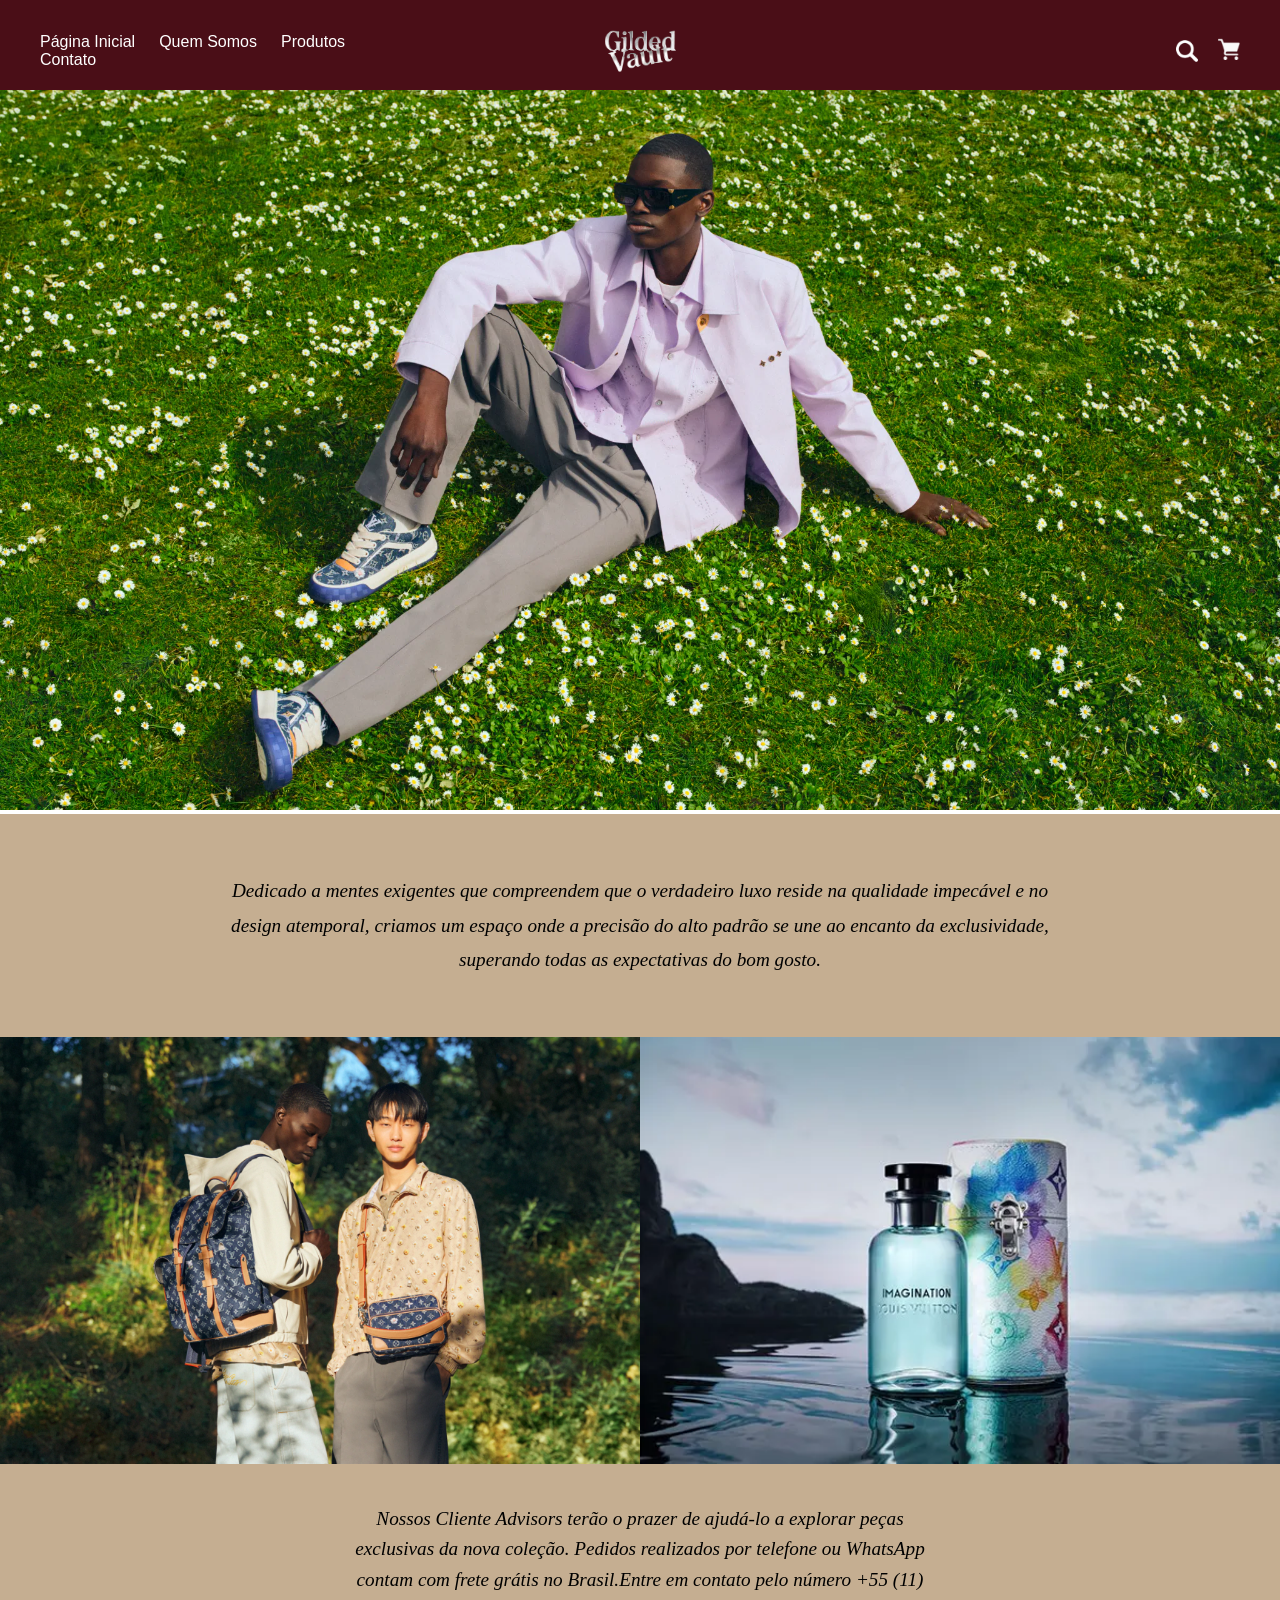
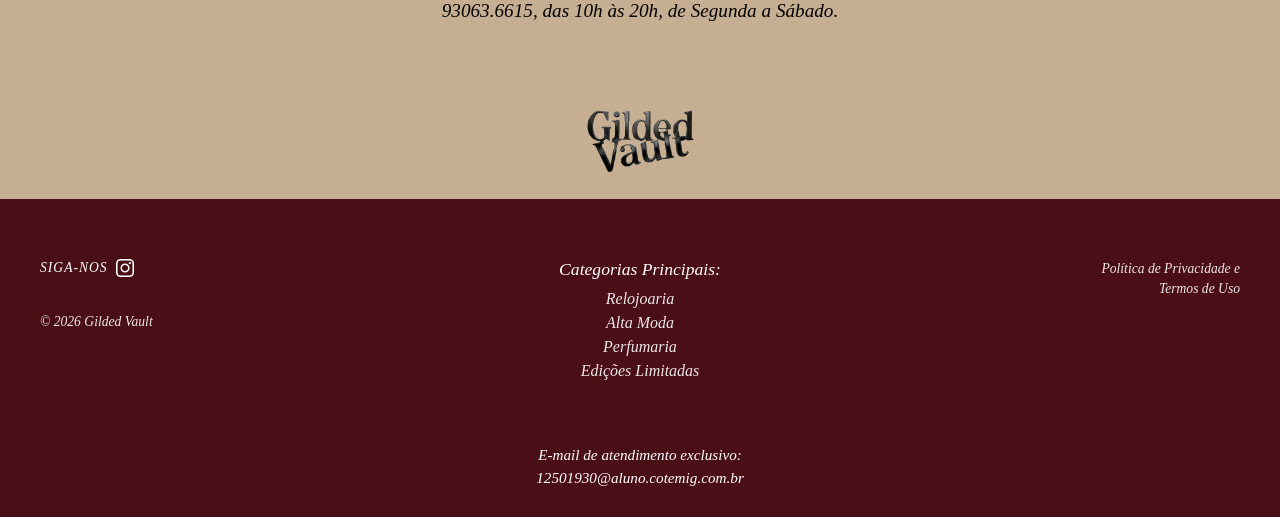
<file: index.html>
<!DOCTYPE html>
<html lang="en">
<head>
    <meta charset="UTF-8">
    <meta name="viewport" content="width=device-width, initial-scale=1.0">
    <title>Document</title>
    <link rel="stylesheet" href="style.css">
</head>
<body>
    <header>
        <div>
            <a href="index.html" class="paginas_cabeca">Página Inicial</a>
            <a href="quem_somos.html" class="paginas_cabeca">Quem Somos</a>
            <a href="produtos.html" class="paginas_cabeca">Produtos</a>
            <a href="contato.html" class="paginas_cabeca">Contato</a>
        </div>

        <img src="unnamed-removebg-preview.png" alt="" class="gilded_logo">

        <div>
            <img src="magnifying-glass (1) 1.png" alt="" class="lupa">
            <a href="carrinho.html"><img src="grocery-store 1.png" alt="" class="carrinho"></a>
        </div>
    </header>
    <img src="M_BC_Spring_Mar26_12_DI3.webp" alt="" class="img_grama">
    <div class="txt_mente">
        <p class="mentes_exigentes">
            Dedicado a mentes exigentes que compreendem que o verdadeiro luxo reside na qualidade
            impecável e no design atemporal, criamos um espaço onde a precisão do alto padrão se
            une ao encanto da exclusividade, superando todas as expectativas do bom gosto.
        </p>
    </div>
    <section class="sec_per_bol">
        <img src="M_BC_Spring_Mar26_00_DI3.webp" alt="" class="perfume_bolsa"> <img src="agrund-louis-vuitton-perfume-imagination-cha-preto-1.webp" alt="" class="perfume_bolsa">
    </section>
    <div class="txt_nossocliente">
        <p class="nosso_cliente">
            Nossos Cliente Advisors terão o prazer de ajudá-lo a explorar peças exclusivas da nova coleção.
            Pedidos realizados por telefone ou WhatsApp contam com frete grátis no Brasil.Entre em contato pelo número +55 (11) 93063.6615, 
            das 10h às 20h, de Segunda a Sábado.
        </p>
    </div>
    <div id="img_logo_index">
        <img src="unnamed-removebg-preview.png" alt="" id="img_index">
    </div>
    <footer>
        <div class="footer_grid">
            <div class="footer_left">
                <div class="siga_nos">
                    <span>SIGA-NOS</span>
                    <img src="instagram (3).png" alt="Instagram" class="insta_icon">
                </div>
                <p class="copyright">© 2026 Gilded Vault</p>
            </div>
    
            <div class="footer_center">
                <ul class="ul_footer">
                    <li class="li_title">Categorias Principais:</li>
                    <li class="li_footer">Relojoaria</li>
                    <li class="li_footer">Alta Moda</li>
                    <li class="li_footer">Perfumaria</li>
                    <li class="li_footer">Edições Limitadas</li>
                </ul>
            </div>
    
            <div class="footer_right">
                <p class="politica">Política de Privacidade e<br>Termos de Uso</p>
            </div>
    
            <div class="footer_contact">
                <p>E-mail de atendimento exclusivo:</p>
                <p class="email_text">12501930@aluno.cotemig.com.br</p>
            </div>
        </div>
    </footer>
</body>
</html>
</file>
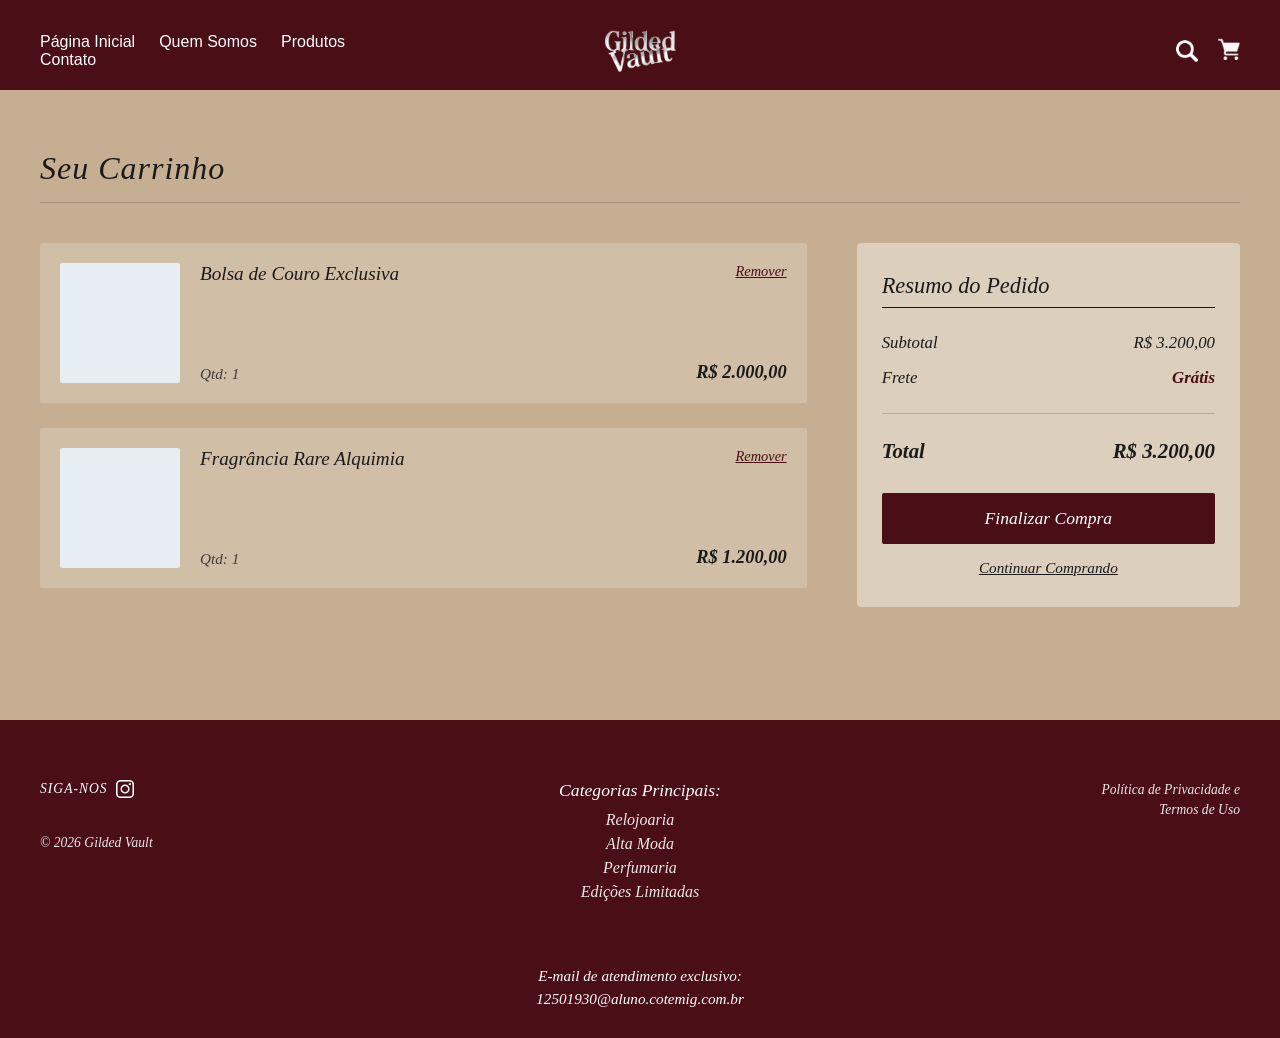
<file: carrinho.html>
<!DOCTYPE html>
<html lang="en">
<head>
    <meta charset="UTF-8">
    <meta name="viewport" content="width=device-width, initial-scale=1.0">
    <title>Document</title>
    <link rel="stylesheet" href="style.css">
</head>
<body>
    <header>
        <div>
            <a href="index.html" class="paginas_cabeca">Página Inicial</a>
            <a href="quem_somos.html" class="paginas_cabeca">Quem Somos</a>
            <a href="produtos.html" class="paginas_cabeca">Produtos</a>
            <a href="contato.html" class="paginas_cabeca">Contato</a>
        </div>

        <img src="unnamed-removebg-preview.png" alt="" class="gilded_logo">

        <div>
            <img src="magnifying-glass (1) 1.png" alt="" class="lupa">
            <a href="carrinho.html"><img src="grocery-store 1.png" alt="" class="carrinho"></a>
        </div>
    </header>

    <main class="carrinho_pagina">
        <h1 class="titulo_carrinho">Seu Carrinho</h1>

        <div class="carrinho_layout">
            
            <section class="lista_produtos">
                
                <article class="cartao_produto">
                    <div class="foto_produto">
                        </div>
                    <div class="detalhes_produto">
                        <div class="linha_topo">
                            <h2 class="nome_produto">Bolsa de Couro Exclusiva</h2>
                            <button type="button" class="botao_remover">Remover</button>
                        </div>
                        <div class="linha_base">
                            <span class="quantidade_produto">Qtd: 1</span>
                            <span class="preco_produto">R$ 2.000,00</span>
                        </div>
                    </div>
                </article>

                <article class="cartao_produto">
                    <div class="foto_produto">
                        </div>
                    <div class="detalhes_produto">
                        <div class="linha_topo">
                            <h2 class="nome_produto">Fragrância Rare Alquimia</h2>
                            <button type="button" class="botao_remover">Remover</button>
                        </div>
                        <div class="linha_base">
                            <span class="quantidade_produto">Qtd: 1</span>
                            <span class="preco_produto">R$ 1.200,00</span>
                        </div>
                    </div>
                </article>

            </section>

            <aside class="resumo_compra">
                <h3 class="titulo_resumo">Resumo do Pedido</h3>
                
                <div class="tabela_valores">
                    <div class="linha_valor">
                        <span>Subtotal</span>
                        <span>R$ 3.200,00</span>
                    </div>
                    <div class="linha_valor">
                        <span>Frete</span>
                        <span class="frete_gratis">Grátis</span>
                    </div>
                    
                    <hr class="divisor_resumo">
                    
                    <div class="linha_valor total_pedido">
                        <span>Total</span>
                        <span>R$ 3.200,00</span>
                    </div>
                </div>

                <button type="button" class="botao_finalizar">Finalizar Compra</button>
                <a href="produtos.html" class="link_voltar">Continuar Comprando</a>
            </aside>

        </div>
    </main>


    <footer>
        <div class="footer_grid">
            <div class="footer_left">
                <div class="siga_nos">
                    <span>SIGA-NOS</span>
                    <img src="instagram (3).png" alt="Instagram" class="insta_icon">
                </div>
                <p class="copyright">© 2026 Gilded Vault</p>
            </div>
    
            <div class="footer_center">
                <ul class="ul_footer">
                    <li class="li_title">Categorias Principais:</li>
                    <li class="li_footer">Relojoaria</li>
                    <li class="li_footer">Alta Moda</li>
                    <li class="li_footer">Perfumaria</li>
                    <li class="li_footer">Edições Limitadas</li>
                </ul>
            </div>
    
            <div class="footer_right">
                <p class="politica">Política de Privacidade e<br>Termos de Uso</p>
            </div>
    
            <div class="footer_contact">
                <p>E-mail de atendimento exclusivo:</p>
                <p class="email_text">12501930@aluno.cotemig.com.br</p>
            </div>
        </div>
    </footer>
</body>
</html>
</file>
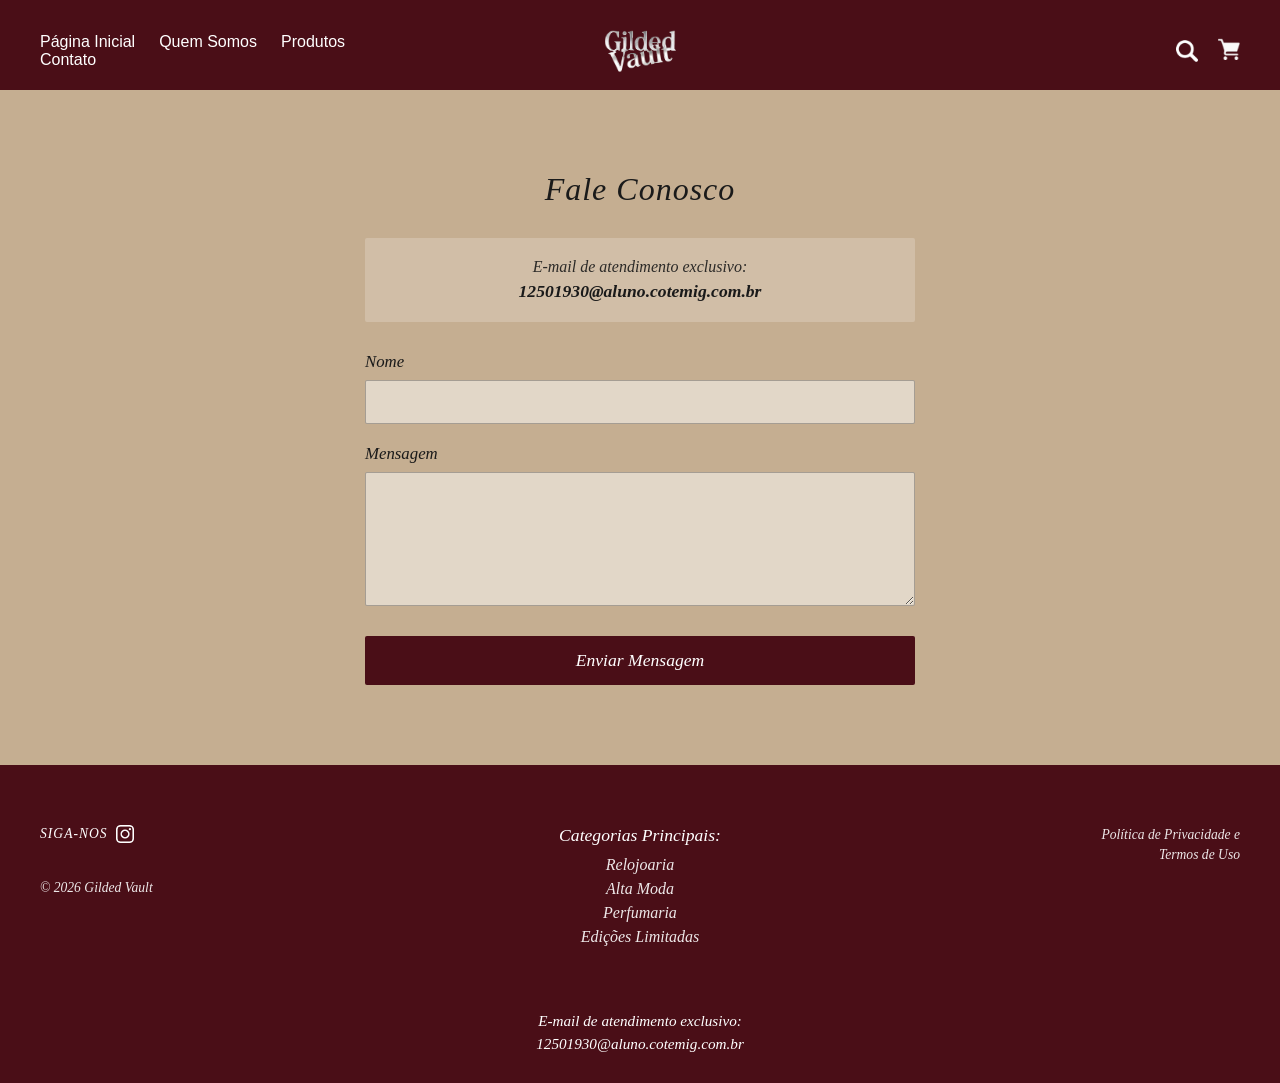
<file: contato.html>
<!DOCTYPE html>
<html lang="en">
<head>
    <meta charset="UTF-8">
    <meta name="viewport" content="width=device-width, initial-scale=1.0">
    <title>Document</title>
    <link rel="stylesheet" href="style.css">
</head>
<body>
    <header>
        <div>
            <a href="index.html" class="paginas_cabeca">Página Inicial</a>
            <a href="quem_somos.html" class="paginas_cabeca">Quem Somos</a>
            <a href="produtos.html" class="paginas_cabeca">Produtos</a>
            <a href="contato.html" class="paginas_cabeca">Contato</a>
        </div>

        <img src="unnamed-removebg-preview.png" alt="" class="gilded_logo">

        <div>
            <img src="magnifying-glass (1) 1.png" alt="" class="lupa">
            <a href="carrinho.html"><img src="grocery-store 1.png" alt="" class="carrinho"></a>
        </div>
    </header>

    <main class="contato_pagina">
        <div class="contato_layout_grid">
            
            <h1 class="contato_titulo">Fale Conosco</h1>
            
            <div class="contato_info_bloco">
                <p class="contato_rotulo">E-mail de atendimento exclusivo:</p>
                <p class="contato_email_texto">12501930@aluno.cotemig.com.br</p>
            </div>

            <form class="contato_formulario">
                <div class="contato_campo">
                    <label for="contato_nome">Nome</label>
                    <input type="text" id="contato_nome" class="contato_input" required>
                </div>

                <div class="contato_campo">
                    <label for="contato_mensagem">Mensagem</label>
                    <textarea id="contato_mensagem" class="contato_textarea" rows="6" required></textarea>
                </div>

                <button type="submit" class="contato_botao_enviar">Enviar Mensagem</button>
            </form>

        </div>
    </main>


    <footer>
        <div class="footer_grid">
            <div class="footer_left">
                <div class="siga_nos">
                    <span>SIGA-NOS</span>
                    <img src="instagram (3).png" alt="Instagram" class="insta_icon">
                </div>
                <p class="copyright">© 2026 Gilded Vault</p>
            </div>
    
            <div class="footer_center">
                <ul class="ul_footer">
                    <li class="li_title">Categorias Principais:</li>
                    <li class="li_footer">Relojoaria</li>
                    <li class="li_footer">Alta Moda</li>
                    <li class="li_footer">Perfumaria</li>
                    <li class="li_footer">Edições Limitadas</li>
                </ul>
            </div>
    
            <div class="footer_right">
                <p class="politica">Política de Privacidade e<br>Termos de Uso</p>
            </div>
    
            <div class="footer_contact">
                <p>E-mail de atendimento exclusivo:</p>
                <p class="email_text">12501930@aluno.cotemig.com.br</p>
            </div>
        </div>
    </footer>
</body>
</html>
</file>
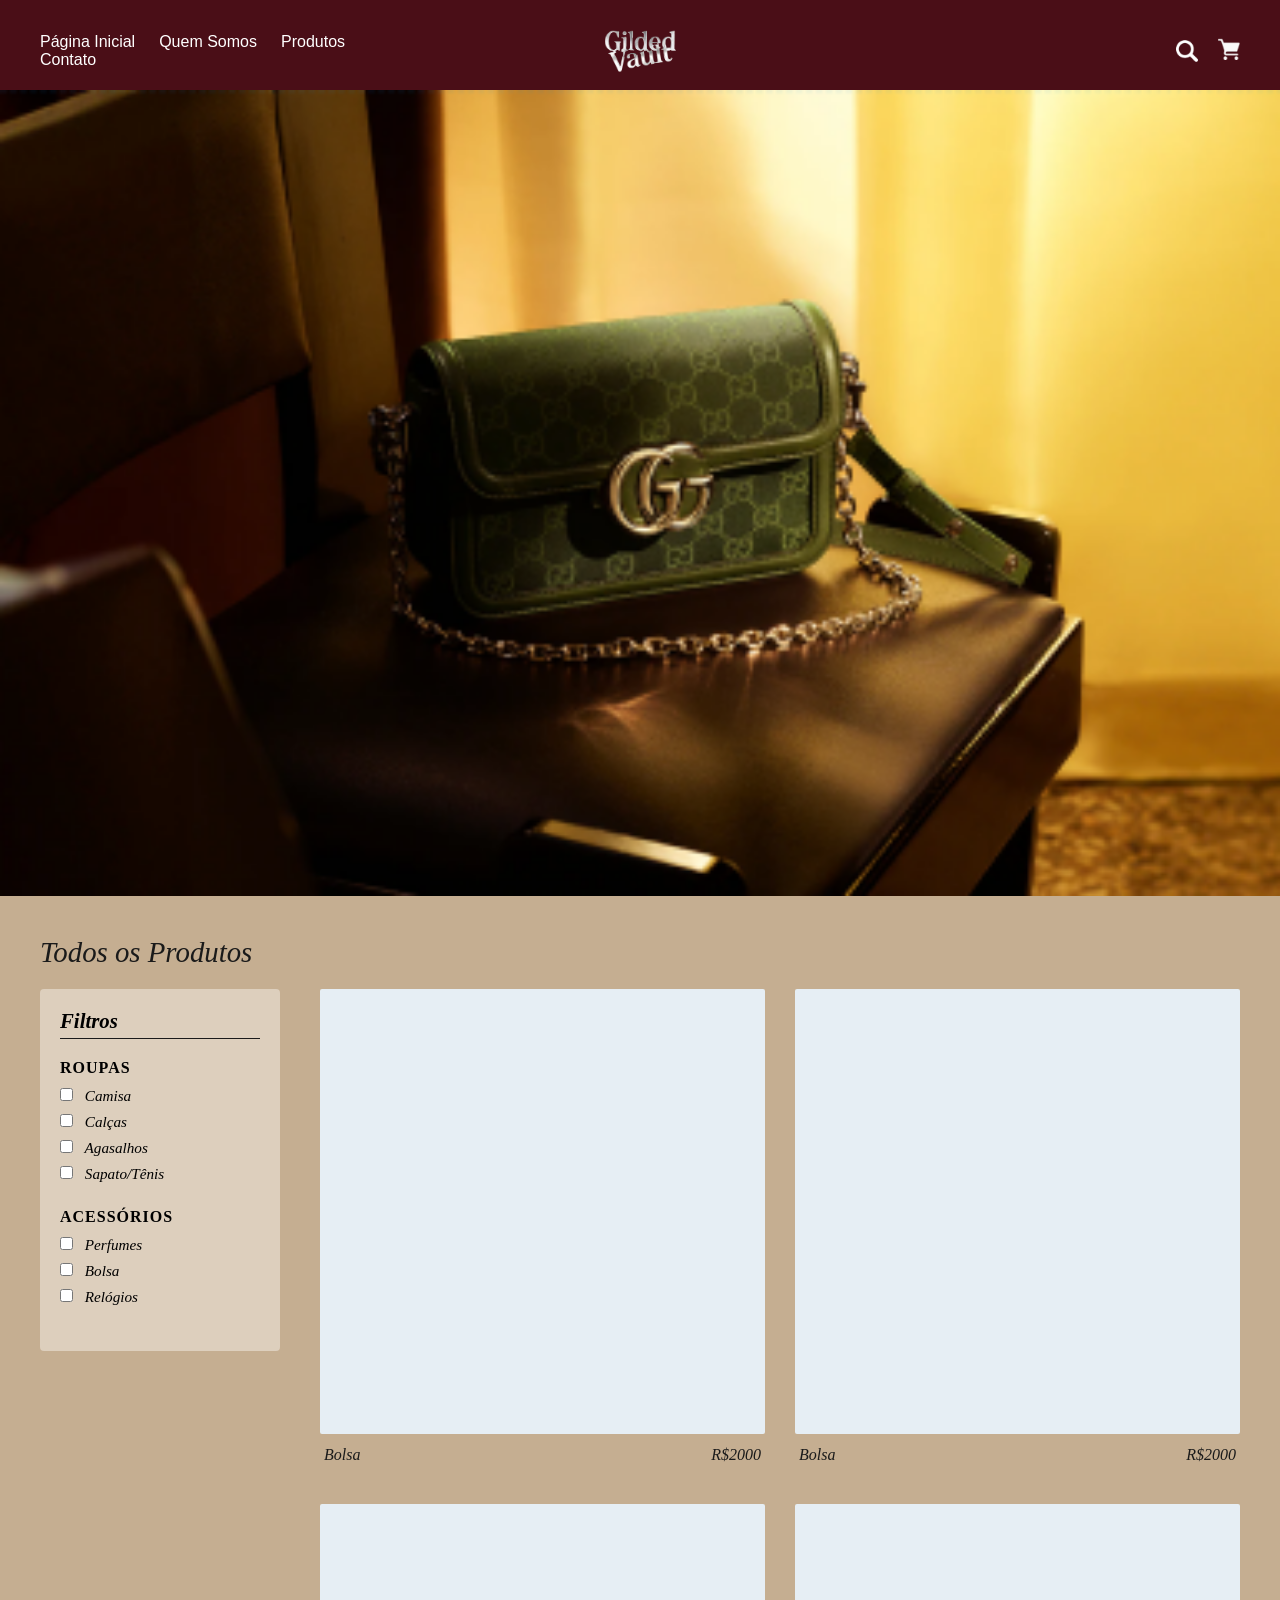
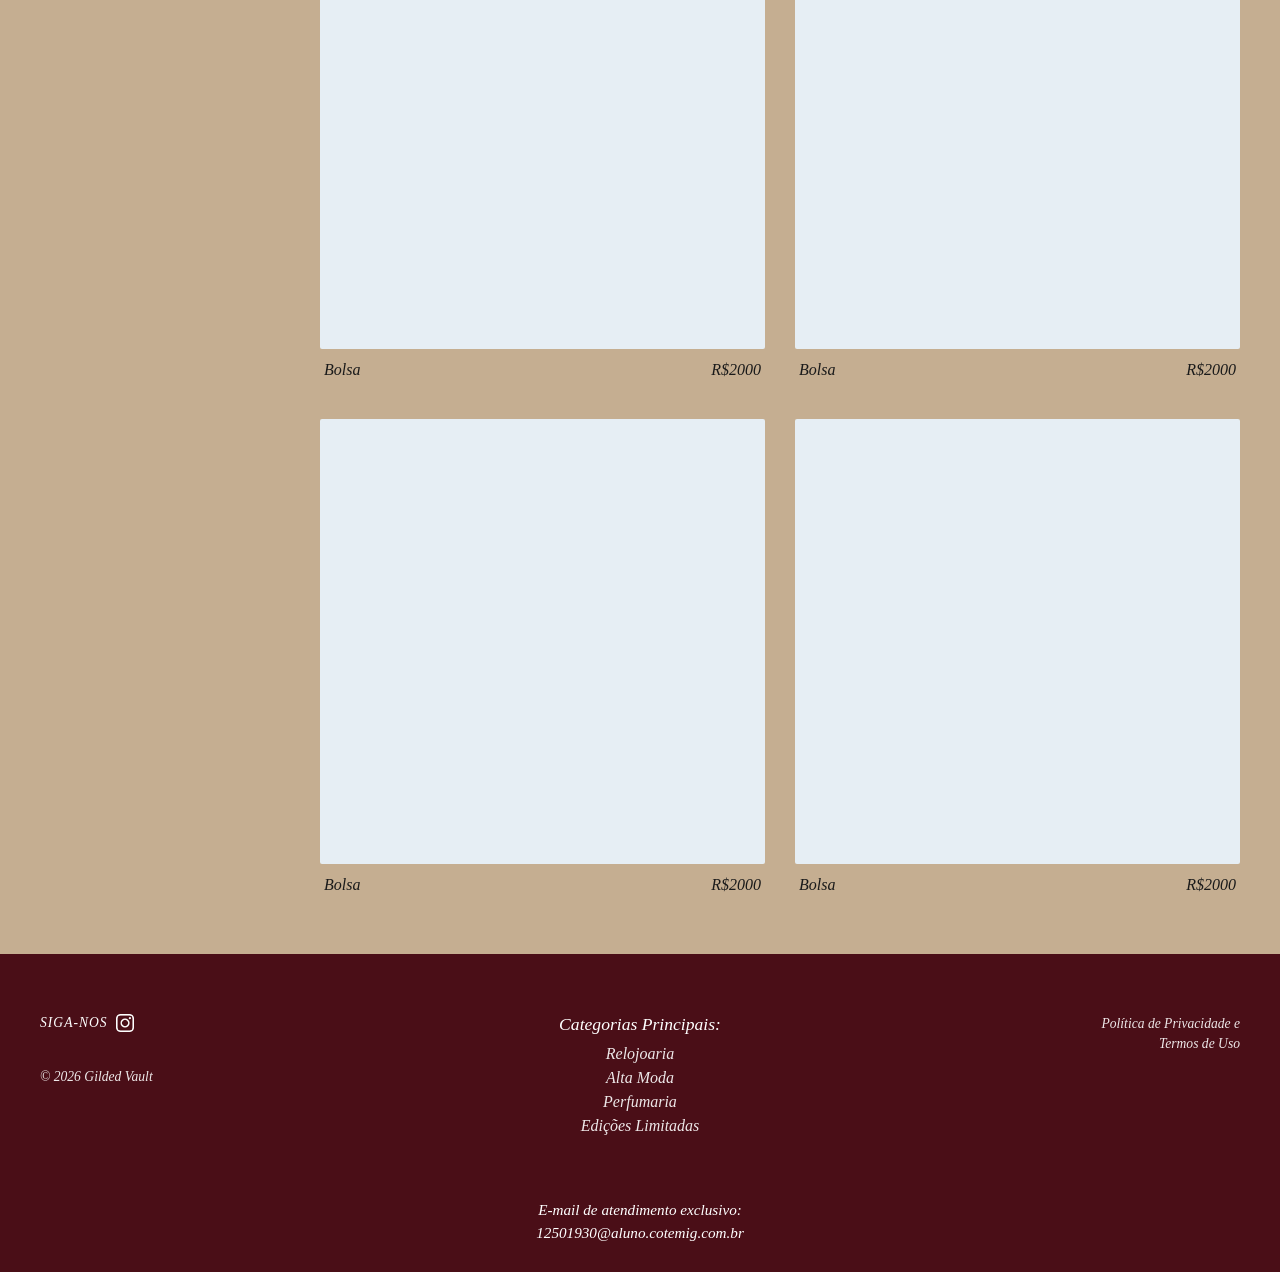
<file: produtos.html>
<!DOCTYPE html>
<html lang="en">
<head>
    <meta charset="UTF-8">
    <meta name="viewport" content="width=device-width, initial-scale=1.0">
    <title>Document</title>
    <link rel="stylesheet" href="style.css">
</head>
<body>
    <header>
        <div>
            <a href="index.html" class="paginas_cabeca">Página Inicial</a>
            <a href="quem_somos.html" class="paginas_cabeca">Quem Somos</a>
            <a href="produtos.html" class="paginas_cabeca">Produtos</a>
            <a href="contato.html" class="paginas_cabeca">Contato</a>
        </div>

        <img src="unnamed-removebg-preview.png" alt="" class="gilded_logo">

        <div>
            <img src="magnifying-glass (1) 1.png" alt="" class="lupa">
            <a href="carrinho.html"><img src="grocery-store 1.png" alt="" class="carrinho"></a>
        </div>
    </header>

    <main class="catalogo_main_container">
        
        <div class="banner_bolsa_gucci">
            <img src="bolsa_gucci.png" alt="Bolsa de Luxo" class="img_bolsa">
        </div>
    
        
        <h2 class="catalogo_secao_titulo">Todos os Produtos</h2>
    
        
        <div class="catalogo_layout_grid">
            
            <!-- barra de filtros -->
            <aside class="catalogo_filtros_aside">
                <h3 class="catalogo_filtros_titulo">Filtros</h3>
                
                <div class="catalogo_grupo_filtro">
                    <h4>Roupas</h4>
                    <label class="catalogo_label_checkbox"><input type="checkbox"> Camisa</label>
                    <label class="catalogo_label_checkbox"><input type="checkbox"> Calças</label>
                    <label class="catalogo_label_checkbox"><input type="checkbox"> Agasalhos</label>
                    <label class="catalogo_label_checkbox"><input type="checkbox"> Sapato/Tênis</label>
                </div>
    
                <div class="catalogo_grupo_filtro">
                    <h4>Acessórios</h4>
                    <label class="catalogo_label_checkbox"><input type="checkbox"> Perfumes</label>
                    <label class="catalogo_label_checkbox"><input type="checkbox"> Bolsa</label>
                    <label class="catalogo_label_checkbox"><input type="checkbox"> Relógios</label>
                </div>
            </aside>
    
            
            <section class="catalogo_produtos_vitrine">
                
                
                <div class="catalogo_produto_card">
                    <div class="catalogo_produto_foto_placeholder"></div>
                    <div class="catalogo_produto_info">
                        <span class="catalogo_produto_nome">Bolsa</span>
                        <span class="catalogo_produto_preco">R$2000</span>
                    </div>
                </div>
    
                
                <div class="catalogo_produto_card">
                    <div class="catalogo_produto_foto_placeholder"></div>
                    <div class="catalogo_produto_info">
                        <span class="catalogo_produto_nome">Bolsa</span>
                        <span class="catalogo_produto_preco">R$2000</span>
                    </div>
                </div>
    
                
                <div class="catalogo_produto_card">
                    <div class="catalogo_produto_foto_placeholder"></div>
                    <div class="catalogo_produto_info">
                        <span class="catalogo_produto_nome">Bolsa</span>
                        <span class="catalogo_produto_preco">R$2000</span>
                    </div>
                </div>
    
                
                <div class="catalogo_produto_card">
                    <div class="catalogo_produto_foto_placeholder"></div>
                    <div class="catalogo_produto_info">
                        <span class="catalogo_produto_nome">Bolsa</span>
                        <span class="catalogo_produto_preco">R$2000</span>
                    </div>
                </div>
    
                
                <div class="catalogo_produto_card">
                    <div class="catalogo_produto_foto_placeholder"></div>
                    <div class="catalogo_produto_info">
                        <span class="catalogo_produto_nome">Bolsa</span>
                        <span class="catalogo_produto_preco">R$2000</span>
                    </div>
                </div>
    
                
                <div class="catalogo_produto_card">
                    <div class="catalogo_produto_foto_placeholder"></div>
                    <div class="catalogo_produto_info">
                        <span class="catalogo_produto_nome">Bolsa</span>
                        <span class="catalogo_produto_preco">R$2000</span>
                    </div>
                </div>
    
            </section>
        </div>
    </main>

    <footer>
        <div class="footer_grid">
            <div class="footer_left">
                <div class="siga_nos">
                    <span>SIGA-NOS</span>
                    <img src="instagram (3).png" alt="Instagram" class="insta_icon">
                </div>
                <p class="copyright">© 2026 Gilded Vault</p>
            </div>
    
            <div class="footer_center">
                <ul class="ul_footer">
                    <li class="li_title">Categorias Principais:</li>
                    <li class="li_footer">Relojoaria</li>
                    <li class="li_footer">Alta Moda</li>
                    <li class="li_footer">Perfumaria</li>
                    <li class="li_footer">Edições Limitadas</li>
                </ul>
            </div>
    
            <div class="footer_right">
                <p class="politica">Política de Privacidade e<br>Termos de Uso</p>
            </div>
    
            <div class="footer_contact">
                <p>E-mail de atendimento exclusivo:</p>
                <p class="email_text">12501930@aluno.cotemig.com.br</p>
            </div>
        </div>
    </footer>
</body>
</html>
</file>
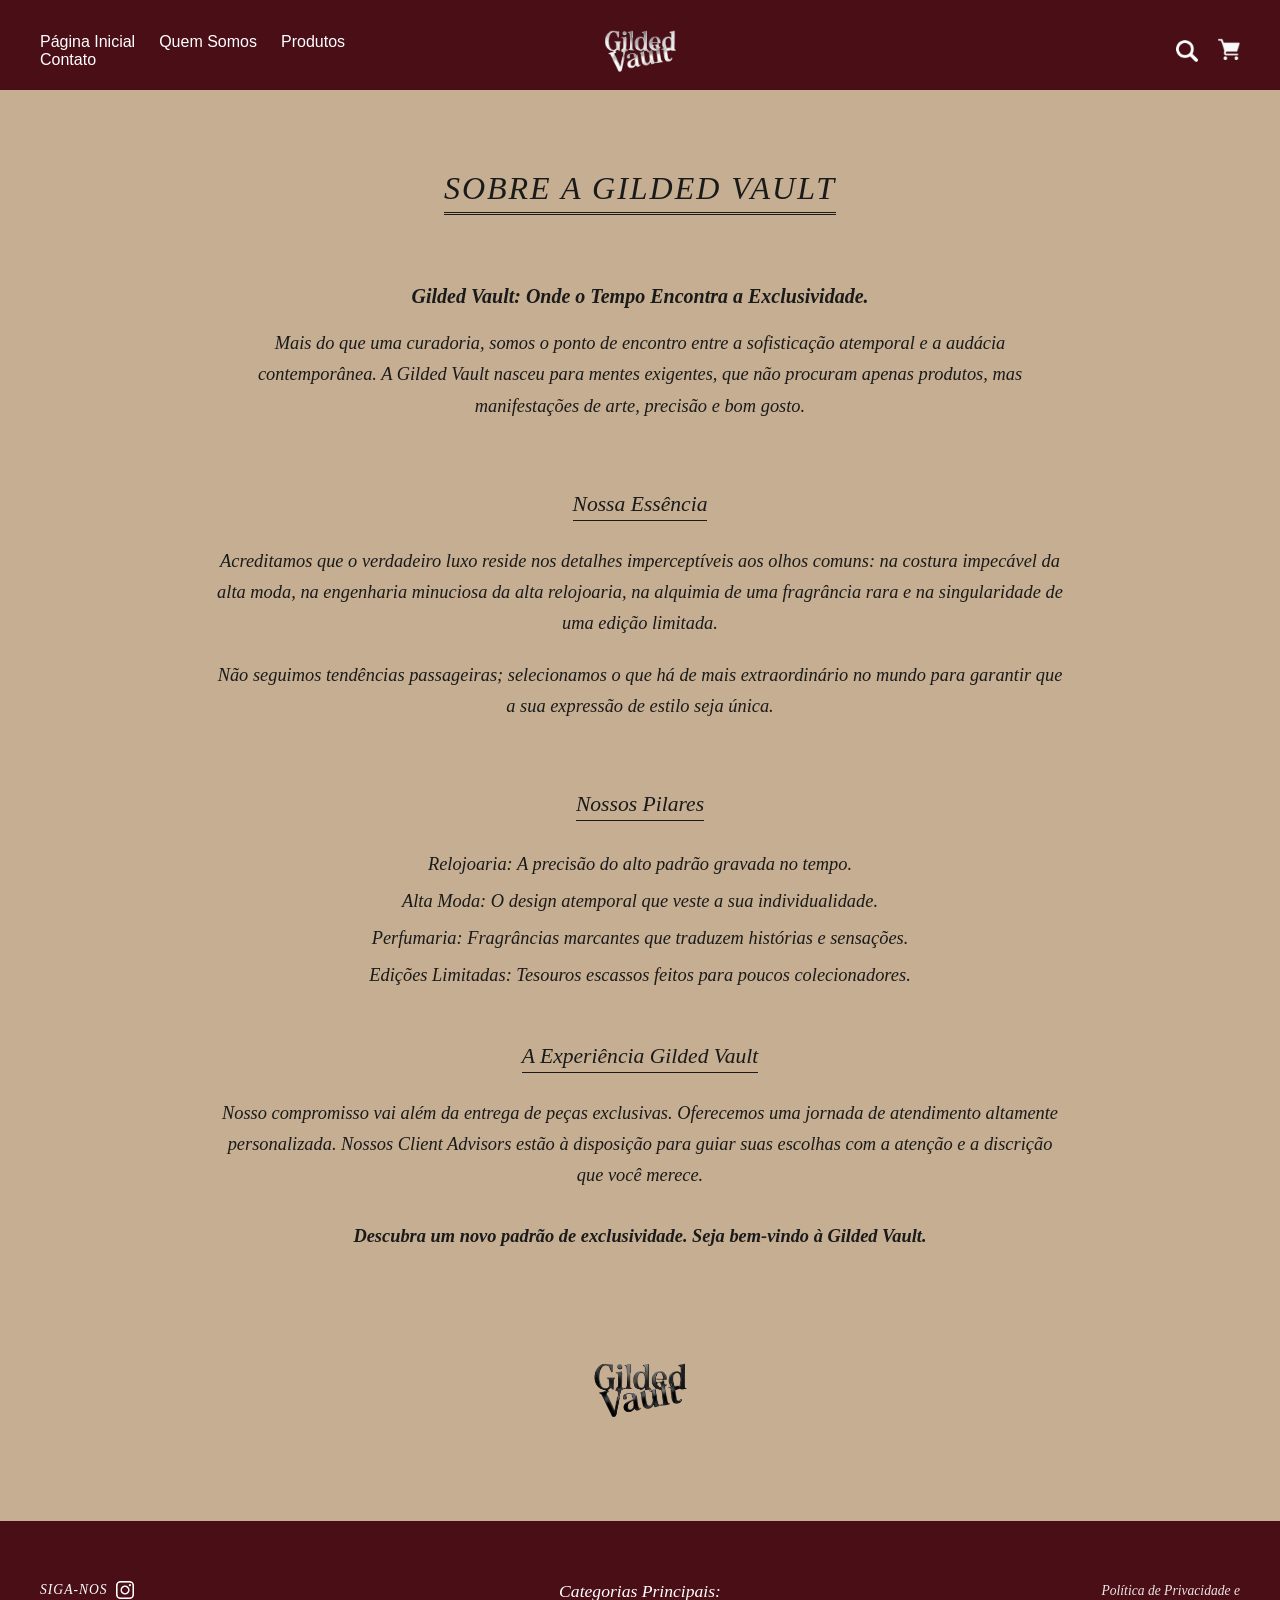
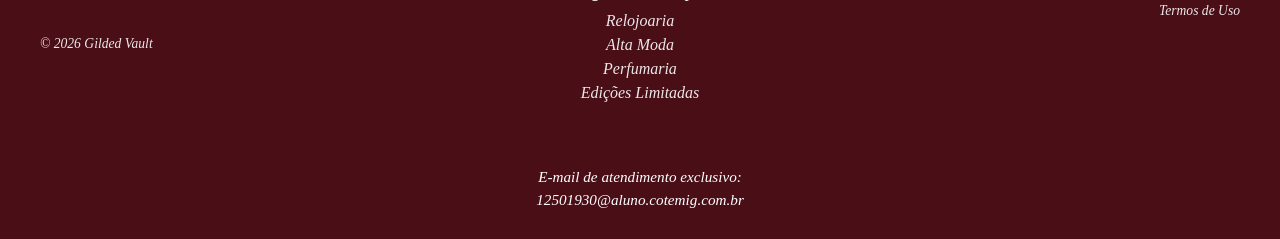
<file: quem_somos.html>
<!DOCTYPE html>
<html lang="en">
<head>
    <meta charset="UTF-8">
    <meta name="viewport" content="width=device-width, initial-scale=1.0">
    <title>Document</title>
    <link rel="stylesheet" href="style.css">
</head>
<body>
    <header>
        <div>
            <a href="index.html" class="paginas_cabeca">Página Inicial</a>
            <a href="quem_somos.html" class="paginas_cabeca">Quem Somos</a>
            <a href="produtos.html" class="paginas_cabeca">Produtos</a>
            <a href="contato.html" class="paginas_cabeca">Contato</a>
        </div>

        <img src="unnamed-removebg-preview.png" alt="" class="gilded_logo">

        <div>
            <img src="magnifying-glass (1) 1.png" alt="" class="lupa">
            <a href="carrinho.html"><img src="grocery-store 1.png" alt="" class="carrinho"></a>
        </div>
    </header>


    <main class="sobre_grid_container">
        <h1 class="sobre_titulo_principal">SOBRE A GILDED VAULT</h1>
    
        <section class="sobre_secao">
            <h2 class="sobre_subtitulo">Gilded Vault: Onde o Tempo Encontra a Exclusividade.</h2>
            <p class="sobre_texto">
                Mais do que uma curadoria, somos o ponto de encontro entre a sofisticação atemporal e a audácia contemporânea. A Gilded Vault nasceu para mentes exigentes, que não procuram apenas produtos, mas manifestações de arte, precisão e bom gosto.
            </p>
        </section>
    
        <section class="sobre_secao">
            <h2 class="sobre_subtitulo_sublinhado">Nossa Essência</h2>
            <p class="sobre_texto">
                Acreditamos que o verdadeiro luxo reside nos detalhes imperceptíveis aos olhos comuns: na costura impecável da alta moda, na engenharia minuciosa da alta relojoaria, na alquimia de uma fragrância rara e na singularidade de uma edição limitada.
            </p>
            <p class="sobre_texto">
                Não seguimos tendências passageiras; selecionamos o que há de mais extraordinário no mundo para garantir que a sua expressão de estilo seja única.
            </p>
        </section>
    
        <section class="sobre_secao">
            <h2 class="sobre_subtitulo_sublinhado">Nossos Pilares</h2>
            <p class="sobre_texto_pilares">
                Relojoaria: A precisão do alto padrão gravada no tempo.<br>
                Alta Moda: O design atemporal que veste a sua individualidade.<br>
                Perfumaria: Fragrâncias marcantes que traduzem histórias e sensações.<br>
                Edições Limitadas: Tesouros escassos feitos para poucos colecionadores.
            </p>
        </section>
    
        <section class="sobre_secao">
            <h2 class="sobre_subtitulo_sublinhado">A Experiência Gilded Vault</h2>
            <p class="sobre_texto">
                Nosso compromisso vai além da entrega de peças exclusivas. Oferecemos uma jornada de atendimento altamente personalizada. Nossos Client Advisors estão à disposição para guiar suas escolhas com a atenção e a discrição que você merece.
            </p>
            <p class="sobre_texto destaque_final">
                Descubra um novo padrão de exclusividade. Seja bem-vindo à Gilded Vault.
            </p>
        </section>
    
        <div class="sobre_logo_container">
            <img src="unnamed-removebg-preview.png" alt="Gilded Vault Logo" class="logo_img">
        </div>
    </main>


    <footer>
        <div class="footer_grid">
            <div class="footer_left">
                <div class="siga_nos">
                    <span>SIGA-NOS</span>
                    <img src="instagram (3).png" alt="Instagram" class="insta_icon">
                </div>
                <p class="copyright">© 2026 Gilded Vault</p>
            </div>
    
            <div class="footer_center">
                <ul class="ul_footer">
                    <li class="li_title">Categorias Principais:</li>
                    <li class="li_footer">Relojoaria</li>
                    <li class="li_footer">Alta Moda</li>
                    <li class="li_footer">Perfumaria</li>
                    <li class="li_footer">Edições Limitadas</li>
                </ul>
            </div>
    
            <div class="footer_right">
                <p class="politica">Política de Privacidade e<br>Termos de Uso</p>
            </div>
    
            <div class="footer_contact">
                <p>E-mail de atendimento exclusivo:</p>
                <p class="email_text">12501930@aluno.cotemig.com.br</p>
            </div>
        </div>
    </footer>
</body>
</html>
</file>
<file: style.css>
*{box-sizing: border-box;
margin: 0}
/*Header*/
header{
    background-color: #4A0E17;
    display: grid;
    grid-template-columns: 1fr 1fr 1fr;
    align-items: center;
    padding: 15px 40px;
    height: 90px;
    position: sticky;
    top:0;
    width: 100%;
}

header div:nth-of-type(1){
    justify-self: start;
}
header div:nth-of-type(2) {
    justify-self: end;
    display: flex;      
    align-items: center;
    gap: 20px;
}

.gilded_logo{
    width: 100px;
    justify-self: center;
    filter: invert(1);
}

.lupa{
    width: 22px;
}

.carrinho{
    width: 22px;
}

.paginas_cabeca{
    color: white;
    text-decoration: none;
    margin-right: 20px;
    font-family: sans-serif;
}
/*Header*/


/*index.html*/
.img_grama{
    width:100%;
    object-fit: cover;
}

.sec_per_bol{
    display: flex;
    width: 100%;
}

.perfume_bolsa{
    width: 50%;
    object-fit: cover;
}

.mentes_exigentes{
    width: 62.82%;
    margin: 0 auto;
    max-width: 820px;
    width: 100%;
    display: block;
}

.txt_mente{
    background-color: #C5AE91;
    text-align: center;
    height: 223px;
    padding: 60px 20px;
    font-family: Georgia, serif;
    font-style: italic;
    font-size: 1.2rem;
    line-height: 1.8;
    margin: 0;
}

.txt_nossocliente{
    background-color: #C5AE91;
    text-align: center;
    height: 223px;
    padding: 40px 0;
    font-family: Georgia, serif;
    font-style: italic;
    font-size: 1.2rem;
    line-height: 1.6;
    margin: 0;
}

.nosso_cliente{
    width: 62.82%;
    margin: 0 auto;
    text-align: center;
    font-family: Georgia, 'Times New Roman', Times, serif;
    font-weight: 300;
    line-height: 1.6;
    max-width: 600px;
    margin: 0 auto;
}


#img_logo_index{
    background-color: #C5AE91;
}

#img_index{
    width: 150px;
    
}

#img_logo_index{
    text-align: center;
}
/*index.html*/

/*Footer*/
footer {
    background-color: #4A0E17;
    color: #FFFFFF;
    font-family: 'Georgia', 'Times New Roman', serif;
    font-style: italic;
    padding: 60px 40px 30px 40px;
}


.footer_grid {
    display: grid;
    grid-template-columns: 1fr auto 1fr; 
    grid-template-rows: auto auto; 
    gap: 40px 20px;
    max-width: 1200px;
    margin: 0 auto;
    align-items: start;
}


.footer_left {
    grid-column: 1;
    text-align: left;
}

.footer_center {
    grid-column: 2;
    text-align: center;
}

.footer_right {
    grid-column: 3;
    text-align: right;
}

.footer_contact {
    grid-column: 1 / 4;
    grid-row: 2;
    text-align: center;
    font-size: 0.95rem;
    padding-top: 20px;
}


.siga_nos {
    display: flex;
    align-items: center;
    gap: 8px;
    margin-bottom: 35px;
    font-size: 0.85rem;
    letter-spacing: 1px;
}

.insta_icon {
    width: 18px; 
    height: auto;
}

.copyright, .politica {
    font-size: 0.85rem;
    line-height: 1.5;
    opacity: 0.9;
}

.ul_footer {
    list-style-type: none;
    padding: 0;
    margin: 0;
}

.li_title {
    font-size: 1.1rem;
    margin-bottom: 10px;
}

.li_footer {
    font-size: 1rem;
    margin-bottom: 6px;
    opacity: 0.9;
}

.email_text {
    margin-top: 5px;
    font-weight: 300;
}
/*Footer*/


/*Quem somos*/
.sobre_grid_container {
    background-color: #C5AE91; 
    color: #1A1A1A;
    font-family: 'Georgia', 'Times New Roman', serif;
    font-style: italic;
    text-align: center;
    padding: 80px 20px;
    
    
    display: grid;
    grid-template-columns: 1fr;
    row-gap: 50px; 
    justify-items: center; 
}


.sobre_titulo_principal {
    font-size: 2rem;
    font-weight: normal;
    letter-spacing: 2px;
    margin-bottom: 20px;
    text-transform: uppercase;
    border-bottom: 3px double #1A1A1A; 
    display: inline-block;
    padding-bottom: 5px;
}


.sobre_secao {
    max-width: 850px; 
    width: 100%;
}


.sobre_subtitulo {
    font-size: 1.25rem;
    font-weight: 600;
    margin-bottom: 20px;
}


.sobre_subtitulo_sublinhado {
    font-size: 1.35rem;
    font-weight: normal;
    margin-bottom: 25px;
    border-bottom: 1px solid #1A1A1A;
    display: inline-block;
    padding-bottom: 3px;
}


.sobre_texto {
    font-size: 1.15rem;
    line-height: 1.7;
    margin-bottom: 20px;
}


.sobre_texto_pilares {
    font-size: 1.15rem;
    line-height: 2;
}


.destaque_final {
    margin-top: 30px;
    font-weight: 600;
}


.sobre_logo_container {
    margin-top: 20px;
}

.logo_img {
    width: 130px; 
    height: auto;
}
/*Quem somos*/

/*produtos*/
.catalogo_main_container {
    background-color: #C5AE91; 
    font-family: 'Georgia', 'Times New Roman', serif;
    padding-bottom: 60px;
    width: 100%;
}


.banner_bolsa_gucci {
    display:grid;
    grid-template-columns: 1fr;
    width: 100vw;
    
    overflow: hidden;

}

.img_bolsa {
    grid-column: 1 / -1;
    grid-row: 1 / -1;
    width: 100%;
    height: 100%;
    object-fit: cover;
    object-position: center;
}


.catalogo_secao_titulo {
    font-size: 1.8rem;
    font-weight: normal;
    font-style: italic;
    color: #1A1A1A;
    margin: 40px 0 20px 40px;
    text-align: left;
}


.catalogo_layout_grid {
    display: grid;
    grid-template-columns: 240px 1fr; 
    gap: 40px;
    padding: 0 40px;
    align-items: start;
}


.catalogo_filtros_aside {
    background-color: rgba(255, 255, 255, 0.4); 
    padding: 20px;
    border-radius: 4px;
    text-align: left;
}

.catalogo_filtros_titulo {
    font-size: 1.3rem;
    margin-bottom: 20px;
    font-style: italic;
    border-bottom: 1px solid #1A1A1A;
    padding-bottom: 5px;
}

.catalogo_grupo_filtro {
    margin-bottom: 25px;
}

.catalogo_grupo_filtro h4 {
    font-size: 1rem;
    margin-bottom: 10px;
    text-transform: uppercase;
    letter-spacing: 1px;
}

.catalogo_label_checkbox {
    display: block;
    font-size: 0.95rem;
    margin-bottom: 8px;
    cursor: pointer;
    font-style: italic;
}

.catalogo_label_checkbox input {
    margin-right: 8px;
}


.catalogo_produtos_vitrine {
    display: grid;
    grid-template-columns: repeat(2, 1fr); 
    gap: 40px 30px; 
}


.catalogo_produto_card {
    display: flex;
    flex-direction: column;
}


.catalogo_produto_foto_placeholder {
    background-color: #E6EEF4; 
    aspect-ratio: 1 / 1; 
    width: 100%;
    border-radius: 2px;
    margin-bottom: 12px;
}


.catalogo_produto_info {
    display: flex;
    justify-content: space-between; 
    font-size: 1rem;
    font-style: italic;
    color: #1A1A1A;
    padding: 0 4px;
}

.catalogo_produto_nome {
    font-weight: normal;
}

.catalogo_produto_preco {
    font-weight: normal;
}
/*produtos*/


/*carrinho*/
.carrinho_pagina {
    background-color: #C5AE91; /* Fundo bege clássico */
    color: #1A1A1A;
    font-family: 'Georgia', 'Times New Roman', serif;
    font-style: italic;
    padding: 60px 40px;
    min-height: 70vh;
    width: 100%;
    box-sizing: border-box;
}

.titulo_carrinho {
    font-size: 2rem;
    font-weight: normal;
    letter-spacing: 1px;
    margin-bottom: 40px;
    text-align: left;
    border-bottom: 1px solid rgba(26, 26, 26, 0.2);
    padding-bottom: 15px;
}

.carrinho_layout {
    display: grid;
    grid-template-columns: 2fr 1fr;
    gap: 50px;
    align-items: start;
}

.lista_produtos {
    display: grid;
    grid-template-columns: 1fr;
    row-gap: 25px;
}

.cartao_produto {
    display: grid;
    grid-template-columns: 120px 1fr; /* Espaço da foto e espaço dos textos */
    gap: 20px;
    background-color: rgba(255, 255, 255, 0.2);
    padding: 20px;
    border-radius: 2px;
}

.foto_produto {
    background-color: #E6EEF4;
    aspect-ratio: 1 / 1;
    width: 100%;
    border-radius: 2px;
    overflow: hidden;
}

.foto_produto img {
    width: 100%;
    height: 100%;
    object-fit: cover;
}

.detalhes_produto {
    display: grid;
    grid-template-rows: auto 1fr;
    align-items: space-between;
}

.linha_topo {
    display: flex;
    justify-content: space-between;
    align-items: flex-start;
}

.linha_base {
    display: flex;
    justify-content: space-between;
    align-items: flex-end;
    margin-top: 20px;
}

.nome_produto {
    font-size: 1.2rem;
    font-weight: normal;
    margin: 0;
}

.botao_remover {
    background: none;
    border: none;
    color: #4A0E17;
    font-family: inherit;
    font-style: inherit;
    font-size: 0.9rem;
    cursor: pointer;
    text-decoration: underline;
    padding: 0;
}

.quantidade_produto {
    font-size: 0.95rem;
    opacity: 0.8;
}

.preco_produto {
    font-size: 1.15rem;
    font-weight: bold;
}

.resumo_compra {
    background-color: rgba(255, 255, 255, 0.4);
    padding: 30px 25px;
    border-radius: 4px;
    display: grid;
    grid-template-columns: 1fr;
}

.titulo_resumo {
    font-size: 1.4rem;
    font-weight: normal;
    margin-top: 0;
    margin-bottom: 25px;
    border-bottom: 1px solid #1A1A1A;
    padding-bottom: 8px;
}

.tabela_valores {
    display: grid;
    row-gap: 15px;
}

.linha_valor {
    display: flex;
    justify-content: space-between;
    font-size: 1.05rem;
}

.frete_gratis {
    color: #4A0E17;
    font-weight: bold;
}

.divisor_resumo {
    border: none;
    border-top: 1px solid rgba(26, 26, 26, 0.2);
    margin: 10px 0;
}

.total_pedido {
    font-size: 1.3rem;
    font-weight: bold;
}

.botao_finalizar {
    background-color: #4A0E17;
    color: #FFFFFF;
    border: none;
    font-family: inherit;
    font-style: inherit;
    font-size: 1.1rem;
    padding: 15px;
    width: 100%;
    margin-top: 30px;
    cursor: pointer;
    border-radius: 2px;
    transition: background-color 0.2s ease;
}

.botao_finalizar:hover {
    background-color: #330a10;
}

.link_voltar {
    display: block;
    text-align: center;
    color: #1A1A1A;
    font-size: 0.95rem;
    margin-top: 15px;
    text-decoration: underline;
}
/*carrinho*/

/*contato*/
.contato_pagina {
    background-color: #C5AE91;
    color: #1A1A1A;
    font-family: 'Georgia', 'Times New Roman', serif;
    font-style: italic;
    padding: 80px 20px;
    min-height: 75vh;
    width: 100%;
    box-sizing: border-box;
    
    
    display: grid;
    grid-template-columns: 1fr;
    justify-items: center;
    align-items: center;
}

.contato_layout_grid {
    display: grid;
    grid-template-columns: 1fr;
    row-gap: 30px;
    width: 100%;
    max-width: 550px; 
    text-align: center;
}


.contato_titulo {
    font-size: 2rem;
    font-weight: normal;
    letter-spacing: 1px;
    margin: 0;
}


.contato_info_bloco {
    background-color: rgba(255, 255, 255, 0.2);
    padding: 20px;
    border-radius: 2px;
}

.contato_rotulo {
    font-size: 1rem;
    margin-bottom: 5px;
    opacity: 0.9;
}

.contato_email_texto {
    font-size: 1.1rem;
    font-weight: bold;
    word-break: break-all;
}


.contato_formulario {
    display: grid;
    grid-template-columns: 1fr;
    row-gap: 20px;
    text-align: left;
}


.contato_campo {
    display: grid;
    grid-template-columns: 1fr;
    row-gap: 8px;
}

.contato_campo label {
    font-size: 1.05rem;
}

.contato_input, 
.contato_textarea {
    background-color: rgba(255, 255, 255, 0.5);
    border: 1px solid rgba(26, 26, 26, 0.3);
    border-radius: 2px;
    padding: 12px;
    font-family: inherit;
    font-style: normal; 
    font-size: 1rem;
    color: #1A1A1A;
    outline: none;
    width: 100%;
    box-sizing: border-box;
}

.contato_input:focus, 
.contato_textarea:focus {
    border-color: #4A0E17;
    background-color: #FFFFFF;
}

.contato_botao_enviar {
    background-color: #4A0E17;
    color: #FFFFFF;
    border: none;
    font-family: inherit;
    font-style: italic;
    font-size: 1.1rem;
    padding: 14px;
    cursor: pointer;
    border-radius: 2px;
    margin-top: 10px;
    transition: background-color 0.2s ease;
}

.contato_botao_enviar:hover {
    background-color: #330a10;
}
/*contato*/
</file>
